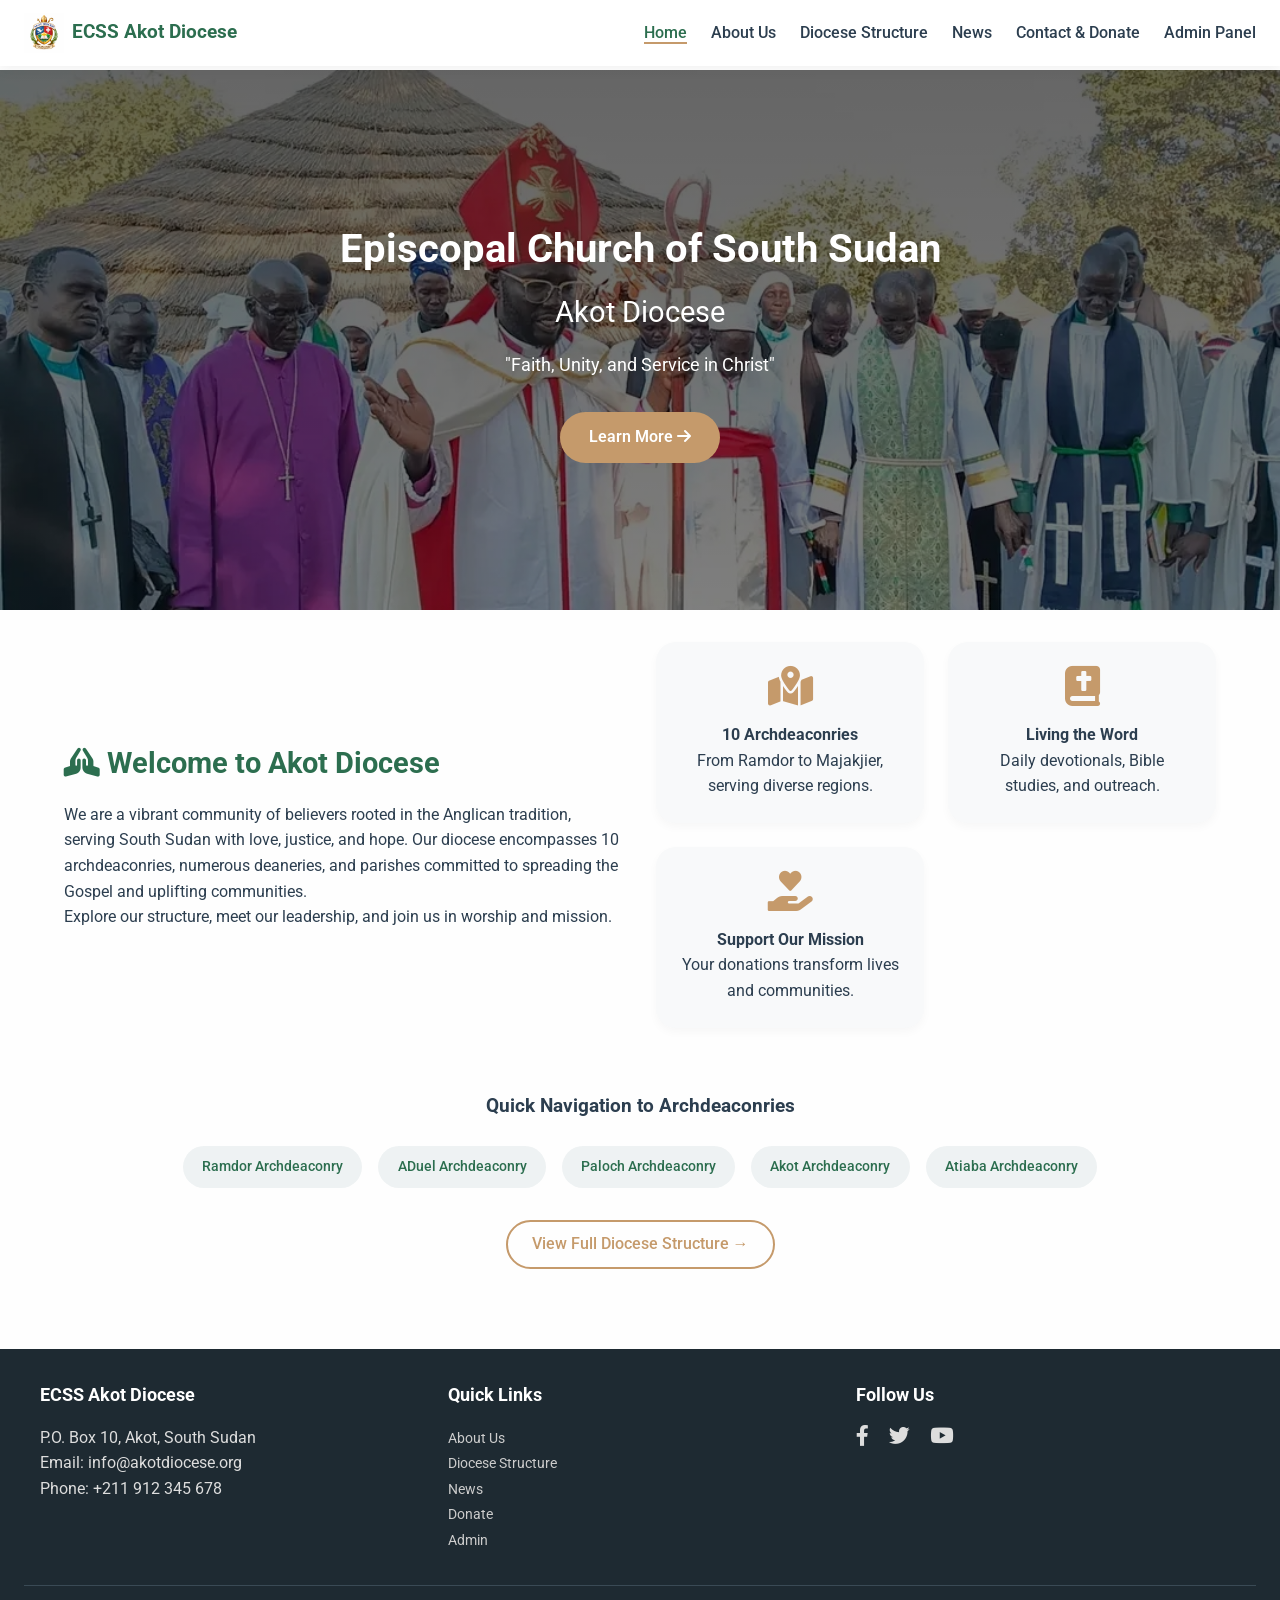
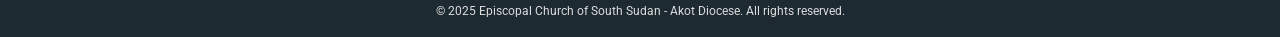
<file: index.html>
<!DOCTYPE html>
<html lang="en">
<head>
  <meta charset="UTF-8">
  <meta name="viewport" content="width=device-width, initial-scale=1.0">
  <title>ECSS Akot Diocese - Home</title>
  <link href="https://fonts.googleapis.com/css2?family=Roboto:wght@300;400;500;700&display=swap" rel="stylesheet">
  <link rel="stylesheet" href="style.css">
  <link rel="stylesheet" href="https://cdnjs.cloudflare.com/ajax/libs/font-awesome/6.0.0-beta3/css/all.min.css">
</head>
<body>
  <header>
    <nav class="navbar">
      <div class="logo">
        <img class="img-logo" src="Akot Diocese logo design.png" alt=""> ECSS Akot Diocese
      </div>
      <ul class="nav-links" id="navLinks">
        <li><a href="index.html" class="active">Home</a></li>
        <li><a href="about.html">About Us</a></li>
        <li><a href="structure.html">Diocese Structure</a></li>
        <li><a href="news.html">News</a></li>
        <li><a href="contact.html">Contact & Donate</a></li>
        <li><a href="admin.html">Admin Panel</a></li>
      </ul>
      <div class="burger" id="burger">
        <i class="fas fa-bars"></i>
      </div>
    </nav>
  </header>

  <main>
    <section class="hero">
      <div class="hero-overlay"></div>
      <div class="hero-content">
        <h1>Episcopal Church of South Sudan</h1>
        <h2>Akot Diocese</h2>
        <p>"Faith, Unity, and Service in Christ"</p>
        <a href="about.html" class="btn-primary">Learn More <i class="fas fa-arrow-right"></i></a>
      </div>
    </section>

    <section class="container welcome-section">
      <div class="welcome-text">
        <h3><i class="fas fa-hands-praying"></i> Welcome to Akot Diocese</h3>
        <p>We are a vibrant community of believers rooted in the Anglican tradition, 
          serving South Sudan with love, justice, and hope. Our diocese encompasses 10 
          archdeaconries, numerous deaneries, and parishes committed to spreading the Gospel and 
          uplifting communities.</p>
        <p>Explore our structure, meet our leadership, and join us in worship and mission.</p>
      </div>
      <div class="highlights-grid">
        <div class="highlight-card">
          <i class="fas fa-map-marked-alt"></i>
          <h4>10 Archdeaconries</h4>
          <p>From Ramdor to Majakjier, serving diverse regions.</p>
        </div>
        <div class="highlight-card">
          <i class="fas fa-bible"></i>
          <h4>Living the Word</h4>
          <p>Daily devotionals, Bible studies, and outreach.</p>
        </div>
        <div class="highlight-card">
          <i class="fas fa-hand-holding-heart"></i>
          <h4>Support Our Mission</h4>
          <p>Your donations transform lives and communities.</p>
        </div>
      </div>
    </section>

    <section class="container quick-nav">
      <h3>Quick Navigation to Archdeaconries</h3>
      <div class="arch-cards">
        <a href="archdeaconry.html?name=Ramdor" class="arch-link">Ramdor Archdeaconry</a>
        <a href="archdeaconry.html?name=ADual" class="arch-link">ADuel Archdeaconry</a>
        <a href="archdeaconry.html?name=Paloch" class="arch-link">Paloch Archdeaconry</a>
        <a href="archdeaconry.html?name=Akot" class="arch-link">Akot Archdeaconry</a>
        <a href="archdeaconry.html?name=Atiaba" class="arch-link">Atiaba Archdeaconry</a>
      </div>
      <div class="view-all">
        <a href="structure.html" class="btn-outline">View Full Diocese Structure →</a>
      </div>
    </section>
  </main>

  <footer>
    <div class="footer-content">
      <div class="footer-col">
        <h4>ECSS Akot Diocese</h4>
        <p>P.O. Box 10, Akot, South Sudan<br>Email: info@akotdiocese.org<br>Phone: +211 912 345 678</p>
      </div>
      <div class="footer-col">
        <h4>Quick Links</h4>
        <ul>
          <li><a href="about.html">About Us</a></li>
          <li><a href="structure.html">Diocese Structure</a></li>
          <li><a href="news.html">News</a></li>
          <li><a href="contact.html">Donate</a></li>
          <li><a href="admin.html">Admin</a></li>
        </ul>
      </div>
      <div class="footer-col">
        <h4>Follow Us</h4>
        <div class="social-icons">
          <i class="fab fa-facebook-f"></i>
          <i class="fab fa-twitter"></i>
          <i class="fab fa-youtube"></i>
        </div>
      </div>
    </div>
    <div class="footer-bottom">
      <p>&copy; 2025 Episcopal Church of South Sudan - Akot Diocese. All rights reserved.</p>
    </div>
  </footer>

  <script src="script.js"></script>
</body>
</html>
</file>
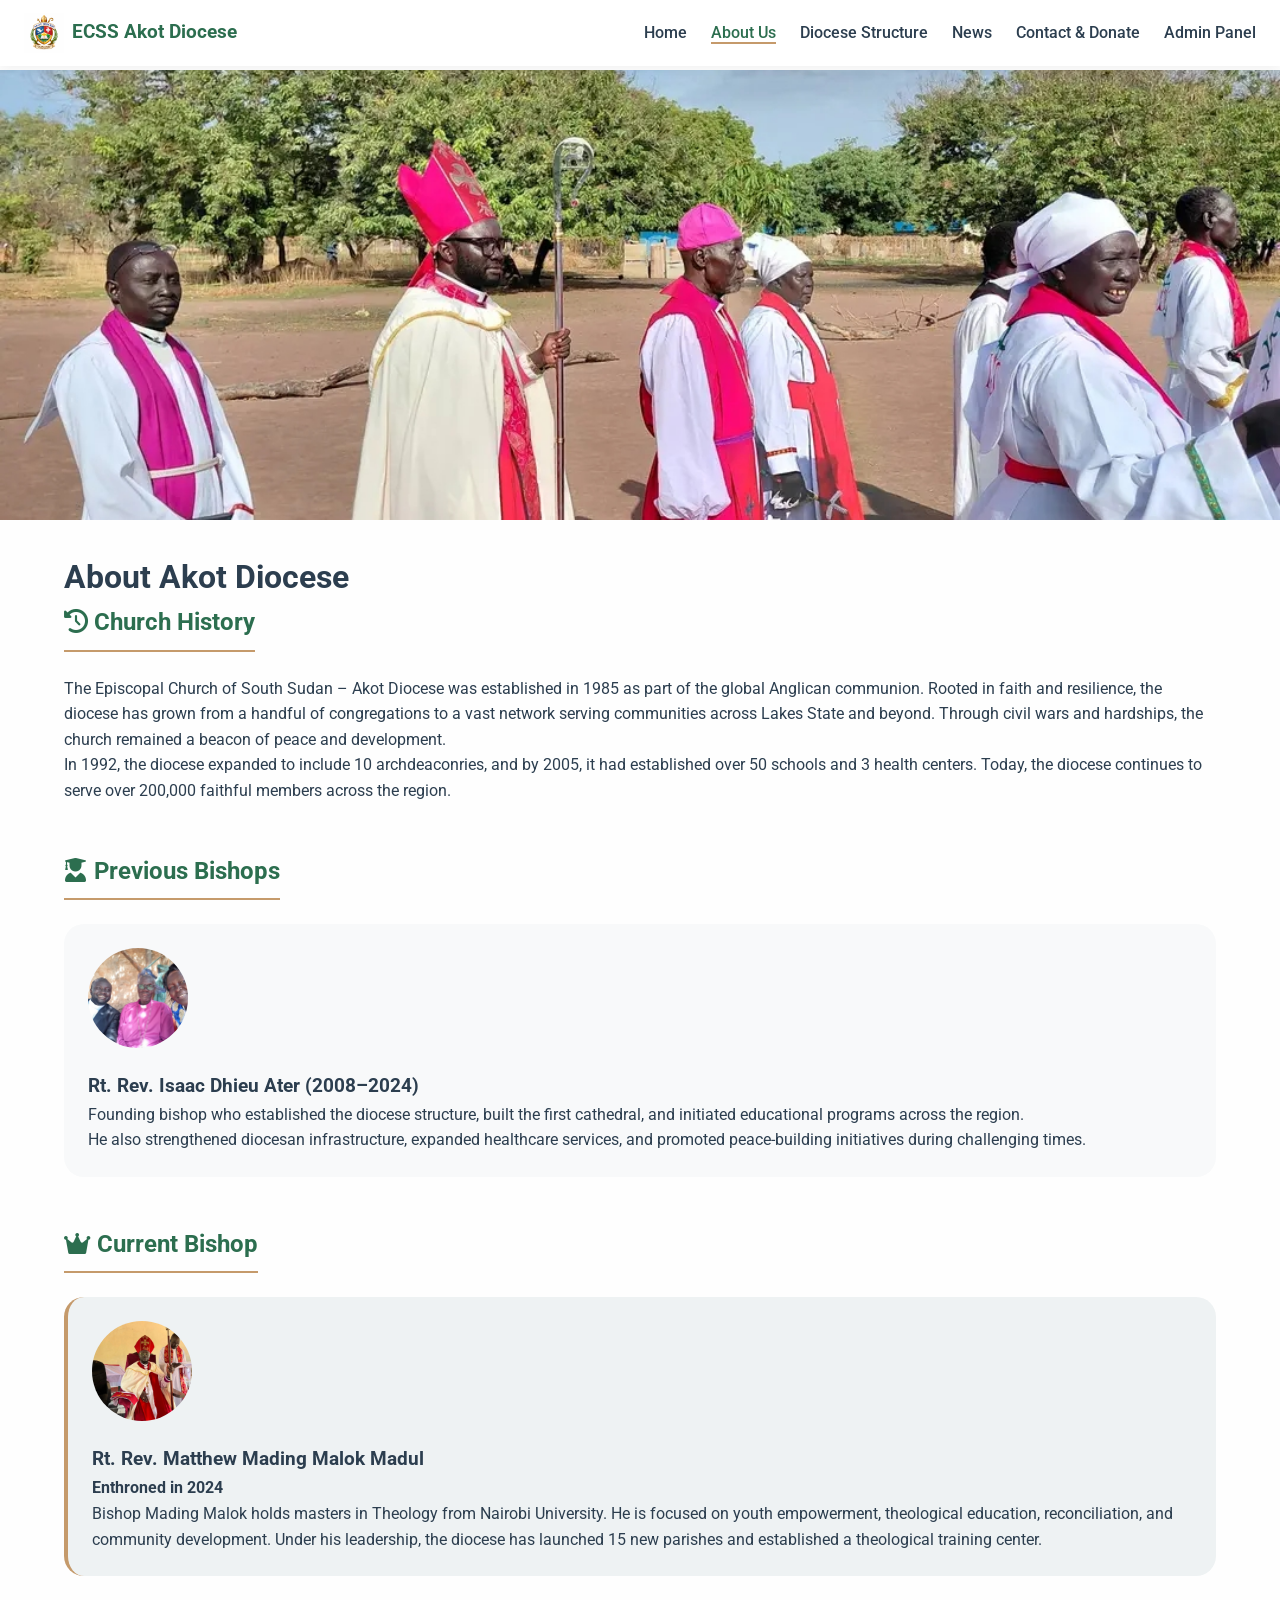
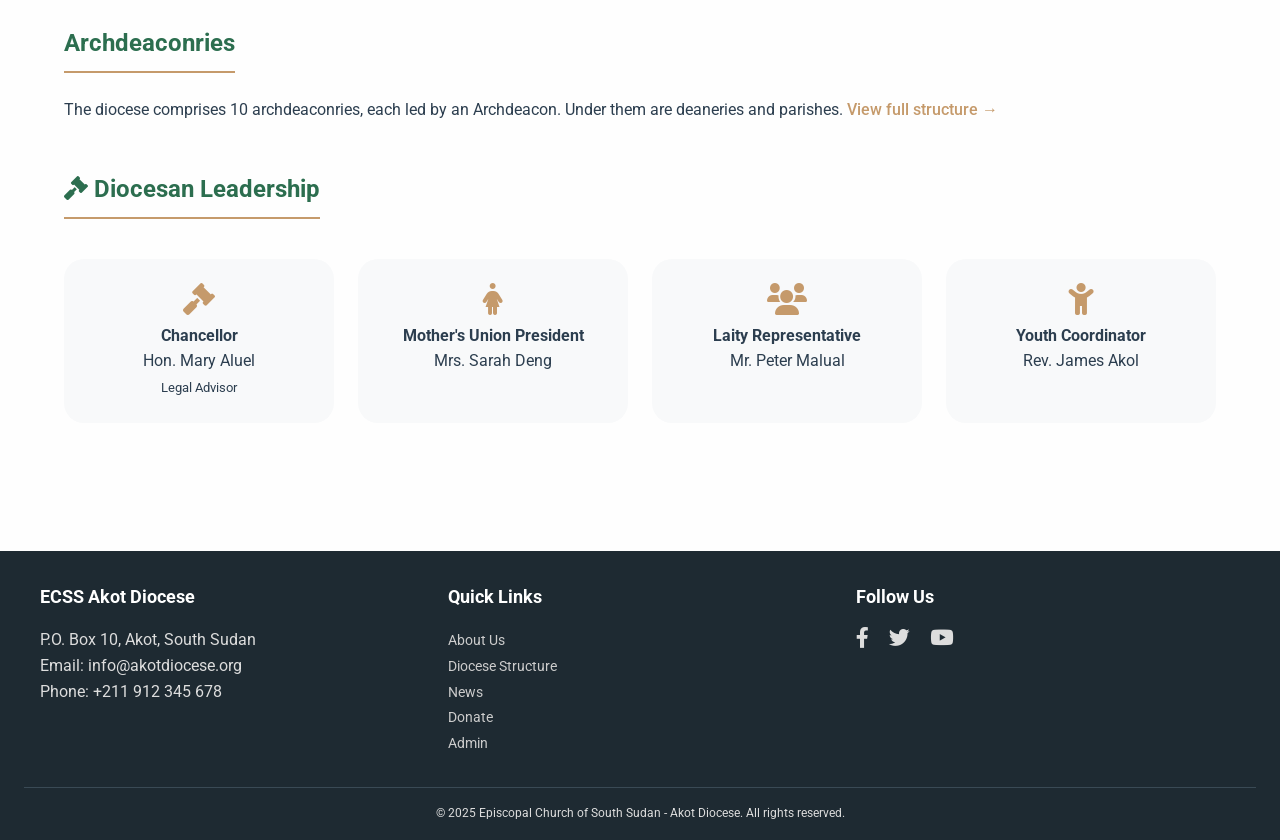
<file: about.html>
<!DOCTYPE html>
<html lang="en">
<head>
  <meta charset="UTF-8">
  <meta name="viewport" content="width=device-width, initial-scale=1.0">
  <title>About Us - ECSS Akot Diocese</title>
  <link href="https://fonts.googleapis.com/css2?family=Roboto:wght@300;400;500;700&display=swap" rel="stylesheet">
  <link rel="stylesheet" href="style.css">
  <link rel="stylesheet" href="https://cdnjs.cloudflare.com/ajax/libs/font-awesome/6.0.0-beta3/css/all.min.css">
</head>
<body>
  <header>
    <nav class="navbar">
      <div class="logo">
        <img class="img-logo" src="Akot Diocese logo design.png" alt=""> ECSS Akot Diocese
      </div>
      <ul class="nav-links" id="navLinks">
        <li><a href="index.html">Home</a></li>
        <li><a href="about.html" class="active">About Us</a></li>
        <li><a href="structure.html">Diocese Structure</a></li>
        <li><a href="news.html">News</a></li>
        <li><a href="contact.html">Contact & Donate</a></li>
        <li><a href="admin.html">Admin Panel</a></li>
      </ul>
      <div class="burger" id="burger"><i class="fas fa-bars"></i></div>
    </nav>
  </header>
  <div class="background-image" style="background-image: url('background-image.jpg');"></div>
  <main class="container">
    <h1>About Akot Diocese</h1>
    
    <section class="about-section">
      <h2><i class="fas fa-history"></i> Church History</h2>
      <p>The Episcopal Church of South Sudan – Akot Diocese was established in 1985 as part of the global Anglican communion. Rooted in faith and resilience, the diocese has grown from a handful of congregations to a vast network serving communities across Lakes State and beyond. Through civil wars and hardships, the church remained a beacon of peace and development.</p>
      <p>In 1992, the diocese expanded to include 10 archdeaconries, and by 2005, it had established over 50 schools and 3 health centers. Today, the diocese continues to serve over 200,000 faithful members across the region.</p>
    </section>
    
    <section class="about-section">
      <h2><i class="fas fa-user-graduate"></i> Previous Bishops</h2>
      <div class="bishop-card">
        <img src="isaac.jpg" alt="Bishop Isaac" class="bishop-img">
        <div class="bishop-info">
          <h3>Rt. Rev. Isaac Dhieu Ater (2008–2024)</h3>
          <p>Founding bishop who established the diocese structure, built the first cathedral, and initiated educational programs across the region.</p>
          <p>He also strengthened diocesan infrastructure, expanded healthcare services, and promoted peace-building initiatives during challenging times.</p>
        </div>
      </div>
    </section>
    
    <section class="about-section">
      <h2><i class="fas fa-crown"></i> Current Bishop</h2>
      <div class="bishop-card current">
        <img src="bishop Mading.jpg" alt="Bishop Matthew" class="bishop-img">
        <div class="bishop-info">
          <h3>Rt. Rev. Matthew Mading Malok Madul</h3>
          <p><strong>Enthroned in 2024</strong></p>
          <p>Bishop Mading Malok holds masters in Theology from Nairobi University. He is focused on youth empowerment, theological education, reconciliation, and community development. Under his leadership, the diocese has launched 15 new parishes and established a theological training center.</p>
        </div>
      </div>
    </section>
    
    <section class="about-section">
      <h2><i class="fas-church"></i> Archdeaconries</h2>
      <p>The diocese comprises 10 archdeaconries, each led by an Archdeacon. Under them are deaneries and parishes. <a href="structure.html" class="link">View full structure →</a></p>
    </section>
    
    <section class="about-section">
      <h2><i class="fas fa-gavel"></i> Diocesan Leadership</h2>
      <div class="leadership-grid">
        <div class="leader-card">
          <i class="fas fa-gavel"></i>
          <h4>Chancellor</h4>
          <p>Hon. Mary Aluel</p>
          <small>Legal Advisor</small>
        </div>
        <div class="leader-card">
          <i class="fas fa-female"></i>
          <h4>Mother's Union President</h4>
          <p>Mrs. Sarah Deng</p>
        </div>
        <div class="leader-card">
          <i class="fas fa-users"></i>
          <h4>Laity Representative</h4>
          <p>Mr. Peter Malual</p>
        </div>
        <div class="leader-card">
          <i class="fas fa-child"></i>
          <h4>Youth Coordinator</h4>
          <p>Rev. James Akol</p>
        </div>
      </div>
    </section>
  </main>
  
  <footer>
    <div class="footer-content">
      <div class="footer-col">
        <h4>ECSS Akot Diocese</h4>
        <p>P.O. Box 10, Akot, South Sudan<br>Email: info@akotdiocese.org<br>Phone: +211 912 345 678</p>
      </div>
      <div class="footer-col">
        <h4>Quick Links</h4>
        <ul>
          <li><a href="about.html">About Us</a></li>
          <li><a href="structure.html">Diocese Structure</a></li>
          <li><a href="news.html">News</a></li>
          <li><a href="contact.html">Donate</a></li>
          <li><a href="admin.html">Admin</a></li>
        </ul>
      </div>
      <div class="footer-col">
        <h4>Follow Us</h4>
        <div class="social-icons">
          <i class="fab fa-facebook-f"></i>
          <i class="fab fa-twitter"></i>
          <i class="fab fa-youtube"></i>
        </div>
      </div>
    </div>
    <div class="footer-bottom">
      <p>&copy; 2025 Episcopal Church of South Sudan - Akot Diocese. All rights reserved.</p>
    </div>
  </footer>
  
  <script src="script.js"></script>
</body>
</html>
</file>
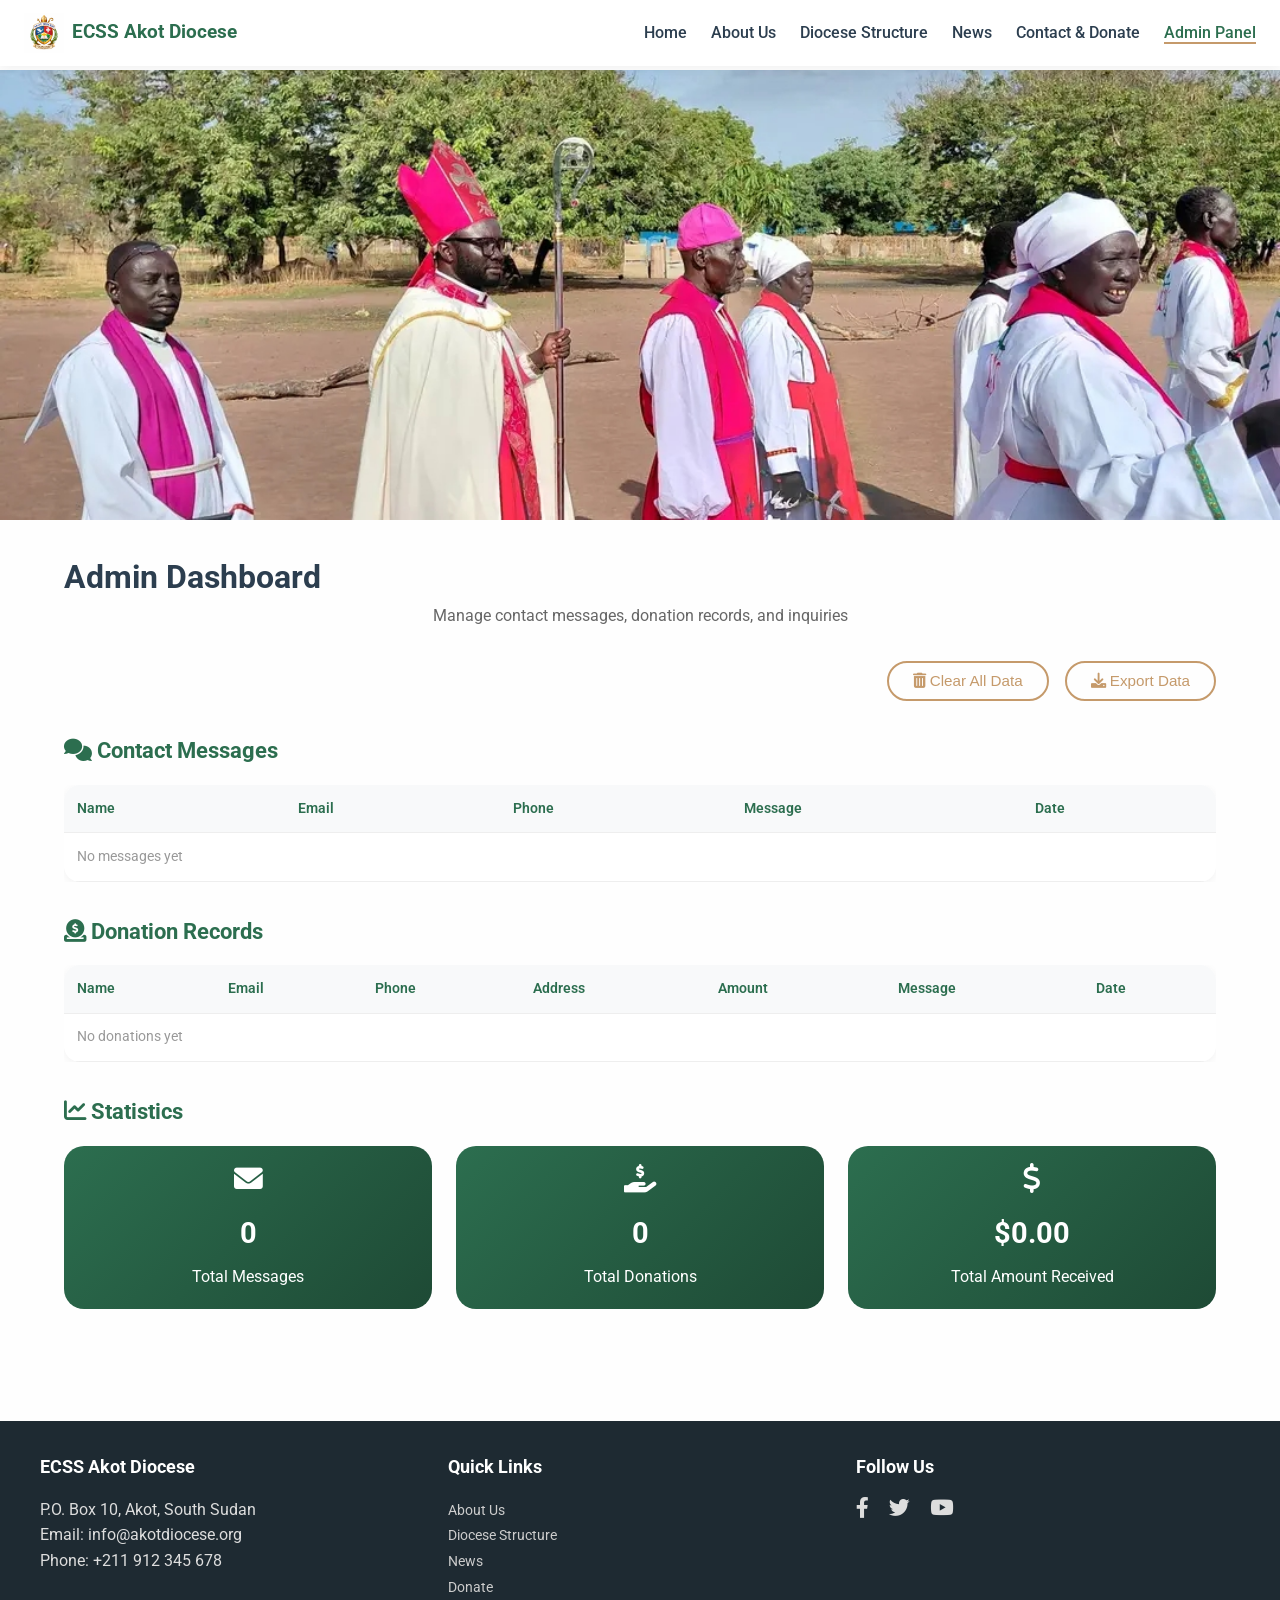
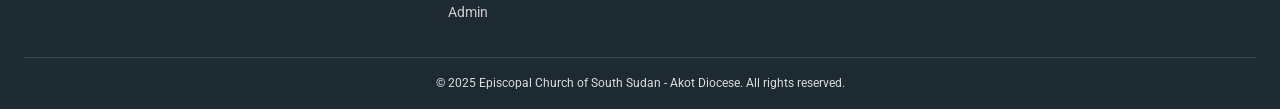
<file: admin.html>
<!DOCTYPE html>
<html lang="en">
<head>
  <meta charset="UTF-8">
  <meta name="viewport" content="width=device-width, initial-scale=1.0">
  <title>Admin Dashboard - ECSS Akot Diocese</title>
  <link href="https://fonts.googleapis.com/css2?family=Roboto:wght@300;400;500;700&display=swap" rel="stylesheet">
  <link rel="stylesheet" href="style.css">
  <link rel="stylesheet" href="https://cdnjs.cloudflare.com/ajax/libs/font-awesome/6.0.0-beta3/css/all.min.css">
</head>
<body>
  <header>
    <nav class="navbar">
      <div class="logo">
        <img class="img-logo" src="Akot Diocese logo design.png" alt=""> ECSS Akot Diocese
      </div>
      <ul class="nav-links" id="navLinks">
        <li><a href="index.html">Home</a></li>
        <li><a href="about.html">About Us</a></li>
        <li><a href="structure.html">Diocese Structure</a></li>
        <li><a href="news.html">News</a></li>
        <li><a href="contact.html">Contact & Donate</a></li>
        <li><a href="admin.html" class="active">Admin Panel</a></li>
      </ul>
      <div class="burger" id="burger"><i class="fas fa-bars"></i></div>
    </nav>
  </header>
  <div class="background-image" style="background-image: url('background-image.jpg');"></div>
  <main class="container">
    <h1>Admin Dashboard</h1>
    <p class="subtitle">Manage contact messages, donation records, and inquiries</p>
    
    <div class="admin-actions">
      <button id="clearDataBtn" class="btn-outline"><i class="fas fa-trash-alt"></i> Clear All Data</button>
      <button id="exportDataBtn" class="btn-outline"><i class="fas fa-download"></i> Export Data</button>
    </div>
    
    <div class="admin-section">
      <h2><i class="fas fa-comments"></i> Contact Messages</h2>
      <div class="table-container">
        <table class="admin-table" id="contactsTable">
          <thead>
            <tr>
              <th>Name</th>
              <th>Email</th>
              <th>Phone</th>
              <th>Message</th>
              <th>Date</th>
            </tr>
          </thead>
          <tbody id="contactsBody">
            <tr><td colspan="5" class="no-data">No messages yet</td></tr>
          </tbody>
        </table>
      </div>
    </div>
    
    <div class="admin-section">
      <h2><i class="fas fa-donate"></i> Donation Records</h2>
      <div class="table-container">
        <table class="admin-table" id="donationsTable">
          <thead>
            <tr>
              <th>Name</th>
              <th>Email</th>
              <th>Phone</th>
              <th>Address</th>
              <th>Amount</th>
              <th>Message</th>
              <th>Date</th>
            </tr>
          </thead>
          <tbody id="donationsBody">
            <tr><td colspan="7" class="no-data">No donations yet</td></tr>
          </tbody>
        </table>
      </div>
    </div>
    
    <div class="admin-section">
      <h2><i class="fas fa-chart-line"></i> Statistics</h2>
      <div class="stats-grid" id="statsGrid">
        <div class="stat-card">
          <i class="fas fa-envelope"></i>
          <h3 id="totalContacts">0</h3>
          <p>Total Messages</p>
        </div>
        <div class="stat-card">
          <i class="fas fa-hand-holding-usd"></i>
          <h3 id="totalDonations">0</h3>
          <p>Total Donations</p>
        </div>
        <div class="stat-card">
          <i class="fas fa-dollar-sign"></i>
          <h3 id="totalAmount">$0</h3>
          <p>Total Amount Received</p>
        </div>
      </div>
    </div>
  </main>
  
  <footer>
    <div class="footer-content">
      <div class="footer-col">
        <h4>ECSS Akot Diocese</h4>
        <p>P.O. Box 10, Akot, South Sudan<br>Email: info@akotdiocese.org<br>Phone: +211 912 345 678</p>
      </div>
      <div class="footer-col">
        <h4>Quick Links</h4>
        <ul>
          <li><a href="about.html">About Us</a></li>
          <li><a href="structure.html">Diocese Structure</a></li>
          <li><a href="news.html">News</a></li>
          <li><a href="contact.html">Donate</a></li>
          <li><a href="admin.html">Admin</a></li>
        </ul>
      </div>
      <div class="footer-col">
        <h4>Follow Us</h4>
        <div class="social-icons">
          <i class="fab fa-facebook-f"></i>
          <i class="fab fa-twitter"></i>
          <i class="fab fa-youtube"></i>
        </div>
      </div>
    </div>
    <div class="footer-bottom">
      <p>&copy; 2025 Episcopal Church of South Sudan - Akot Diocese. All rights reserved.</p>
    </div>
  </footer>
  
  <script src="script.js"></script>
</body>
</html>
</file>
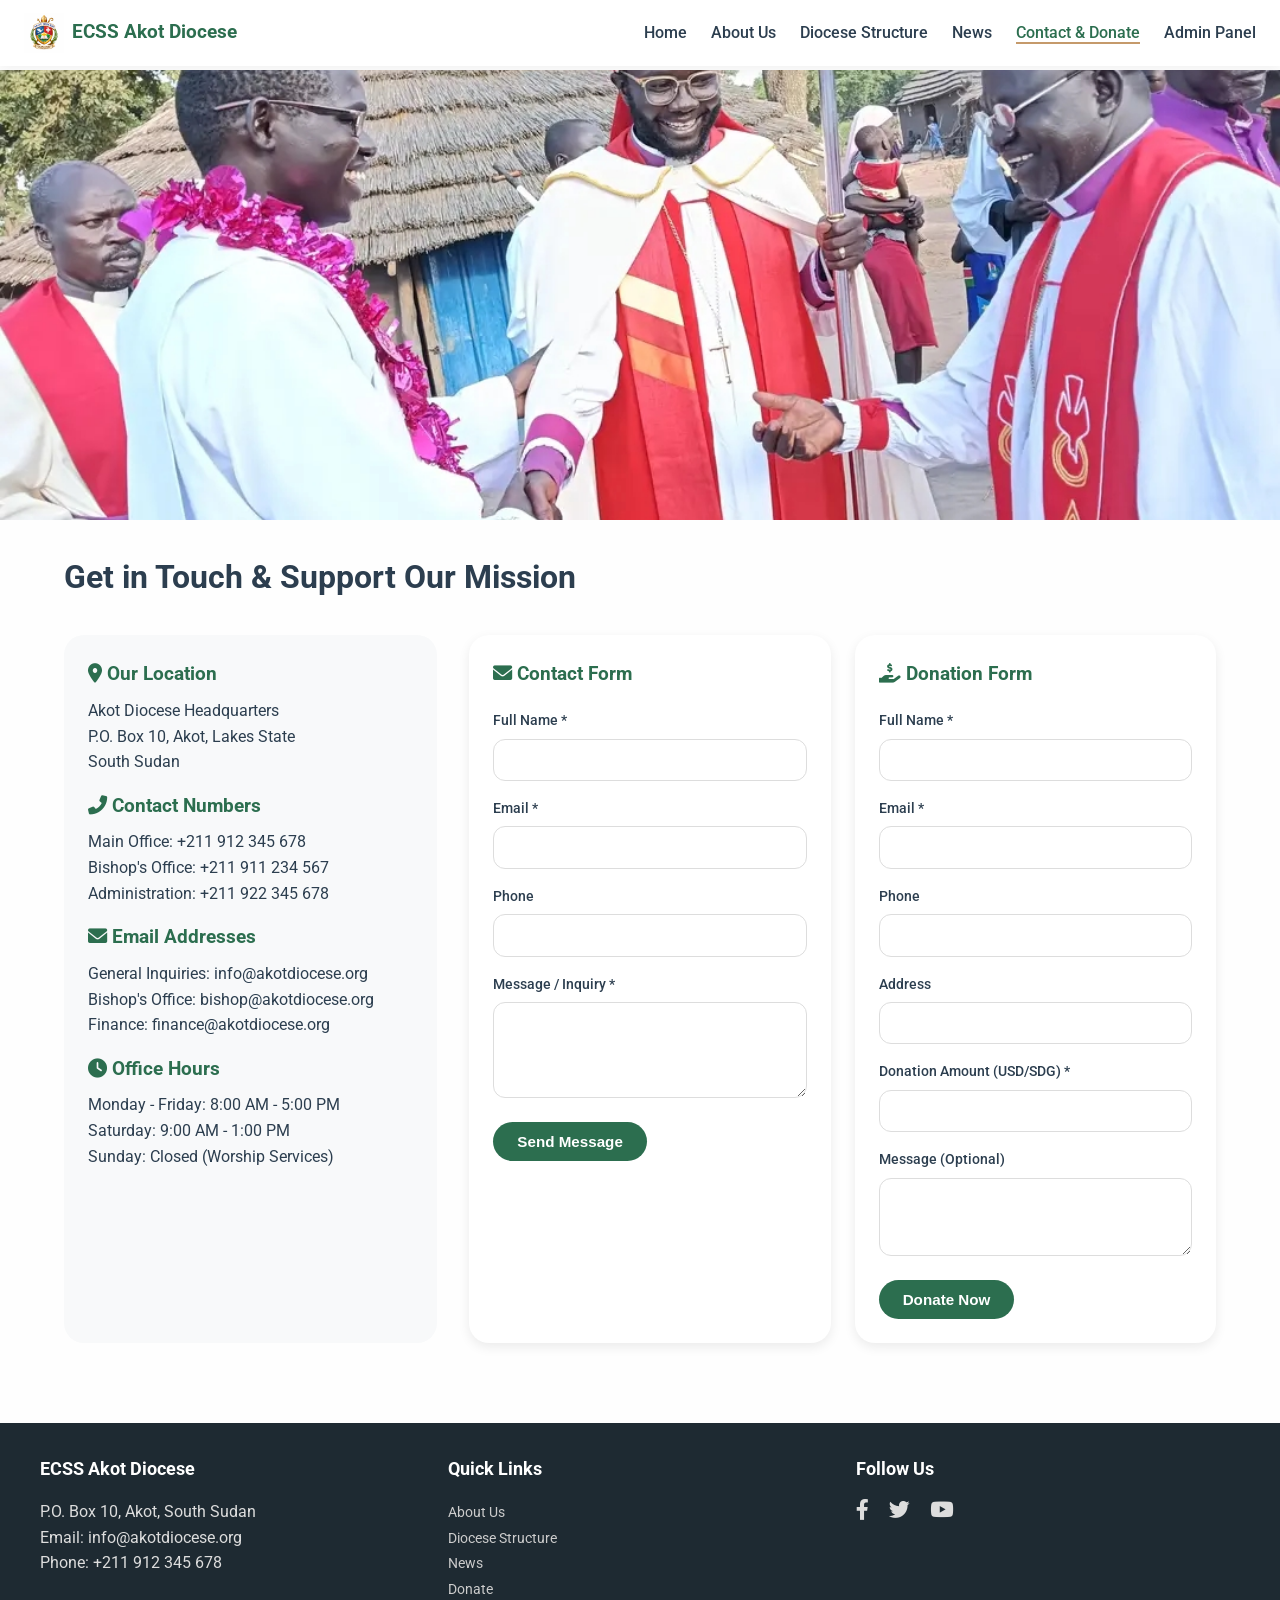
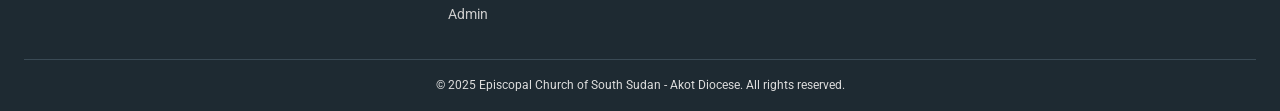
<file: contact.html>
<!DOCTYPE html>
<html lang="en">
<head>
  <meta charset="UTF-8">
  <meta name="viewport" content="width=device-width, initial-scale=1.0">
  <title>Contact & Donate - Akot Diocese</title>
  <link href="https://fonts.googleapis.com/css2?family=Roboto:wght@300;400;500;700&display=swap" rel="stylesheet">
  <link rel="stylesheet" href="style.css">
  <link rel="stylesheet" href="https://cdnjs.cloudflare.com/ajax/libs/font-awesome/6.0.0-beta3/css/all.min.css">
</head>
<body>
  <header>
    <nav class="navbar">
      <div class="logo">
        <img class="img-logo" src="Akot Diocese logo design.png" alt=""> ECSS Akot Diocese
      </div>
      <ul class="nav-links" id="navLinks">
        <li><a href="index.html">Home</a></li>
        <li><a href="about.html">About Us</a></li>
        <li><a href="structure.html">Diocese Structure</a></li>
        <li><a href="news.html">News</a></li>
        <li><a href="contact.html" class="active">Contact & Donate</a></li>
        <li><a href="admin.html">Admin Panel</a></li>
      </ul>
      <div class="burger" id="burger"><i class="fas fa-bars"></i></div>
    </nav>
  </header>
  <div class="background-image" style="background-image: url('profile.jpg');"></div>
  <main class="container">
    <h1>Get in Touch & Support Our Mission</h1>
    
    <div class="contact-grid">
      <div class="contact-info">
        <h3><i class="fas fa-map-marker-alt"></i> Our Location</h3>
        <p>Akot Diocese Headquarters<br>P.O. Box 10, Akot, Lakes State<br>South Sudan</p>
        
        <h3><i class="fas fa-phone-alt"></i> Contact Numbers</h3>
        <p>Main Office: +211 912 345 678<br>Bishop's Office: +211 911 234 567<br>Administration: +211 922 345 678</p>
        
        <h3><i class="fas fa-envelope"></i> Email Addresses</h3>
        <p>General Inquiries: info@akotdiocese.org<br>Bishop's Office: bishop@akotdiocese.org<br>Finance: finance@akotdiocese.org</p>
        
        <h3><i class="fas fa-clock"></i> Office Hours</h3>
        <p>Monday - Friday: 8:00 AM - 5:00 PM<br>Saturday: 9:00 AM - 1:00 PM<br>Sunday: Closed (Worship Services)</p>
      </div>
      
      <div class="forms-container">
        <div class="form-card">
          <h3><i class="fas fa-envelope"></i> Contact Form</h3>
          <form id="contactForm">
            <div class="form-group">
              <label>Full Name *</label>
              <input type="text" id="contactName" required>
            </div>
            <div class="form-group">
              <label>Email *</label>
              <input type="email" id="contactEmail" required>
            </div>
            <div class="form-group">
              <label>Phone</label>
              <input type="tel" id="contactPhone">
            </div>
            <div class="form-group">
              <label>Message / Inquiry *</label>
              <textarea rows="4" id="contactMsg" required></textarea>
            </div>
            <button type="submit">Send Message</button>
          </form>
        </div>
        
        <div class="form-card">
          <h3><i class="fas fa-hand-holding-usd"></i> Donation Form</h3>
          <form id="donationForm">
            <div class="form-group">
              <label>Full Name *</label>
              <input type="text" id="donName" required>
            </div>
            <div class="form-group">
              <label>Email *</label>
              <input type="email" id="donEmail" required>
            </div>
            <div class="form-group">
              <label>Phone</label>
              <input type="tel" id="donPhone">
            </div>
            <div class="form-group">
              <label>Address</label>
              <input type="text" id="donAddress">
            </div>
            <div class="form-group">
              <label>Donation Amount (USD/SDG) *</label>
              <input type="number" id="donAmount" required step="0.01">
            </div>
            <div class="form-group">
              <label>Message (Optional)</label>
              <textarea rows="3" id="donMsg"></textarea>
            </div>
            <button type="submit">Donate Now</button>
          </form>
        </div>
      </div>
    </div>
  </main>
  
  <footer>
    <div class="footer-content">
      <div class="footer-col">
        <h4>ECSS Akot Diocese</h4>
        <p>P.O. Box 10, Akot, South Sudan<br>Email: info@akotdiocese.org<br>Phone: +211 912 345 678</p>
      </div>
      <div class="footer-col">
        <h4>Quick Links</h4>
        <ul>
          <li><a href="about.html">About Us</a></li>
          <li><a href="structure.html">Diocese Structure</a></li>
          <li><a href="news.html">News</a></li>
          <li><a href="contact.html">Donate</a></li>
          <li><a href="admin.html">Admin</a></li>
        </ul>
      </div>
      <div class="footer-col">
        <h4>Follow Us</h4>
        <div class="social-icons">
          <i class="fab fa-facebook-f"></i>
          <i class="fab fa-twitter"></i>
          <i class="fab fa-youtube"></i>
        </div>
      </div>
    </div>
    <div class="footer-bottom">
      <p>&copy; 2025 Episcopal Church of South Sudan - Akot Diocese. All rights reserved.</p>
    </div>
  </footer>
  
  <script src="script.js"></script>
</body>
</html>
</file>
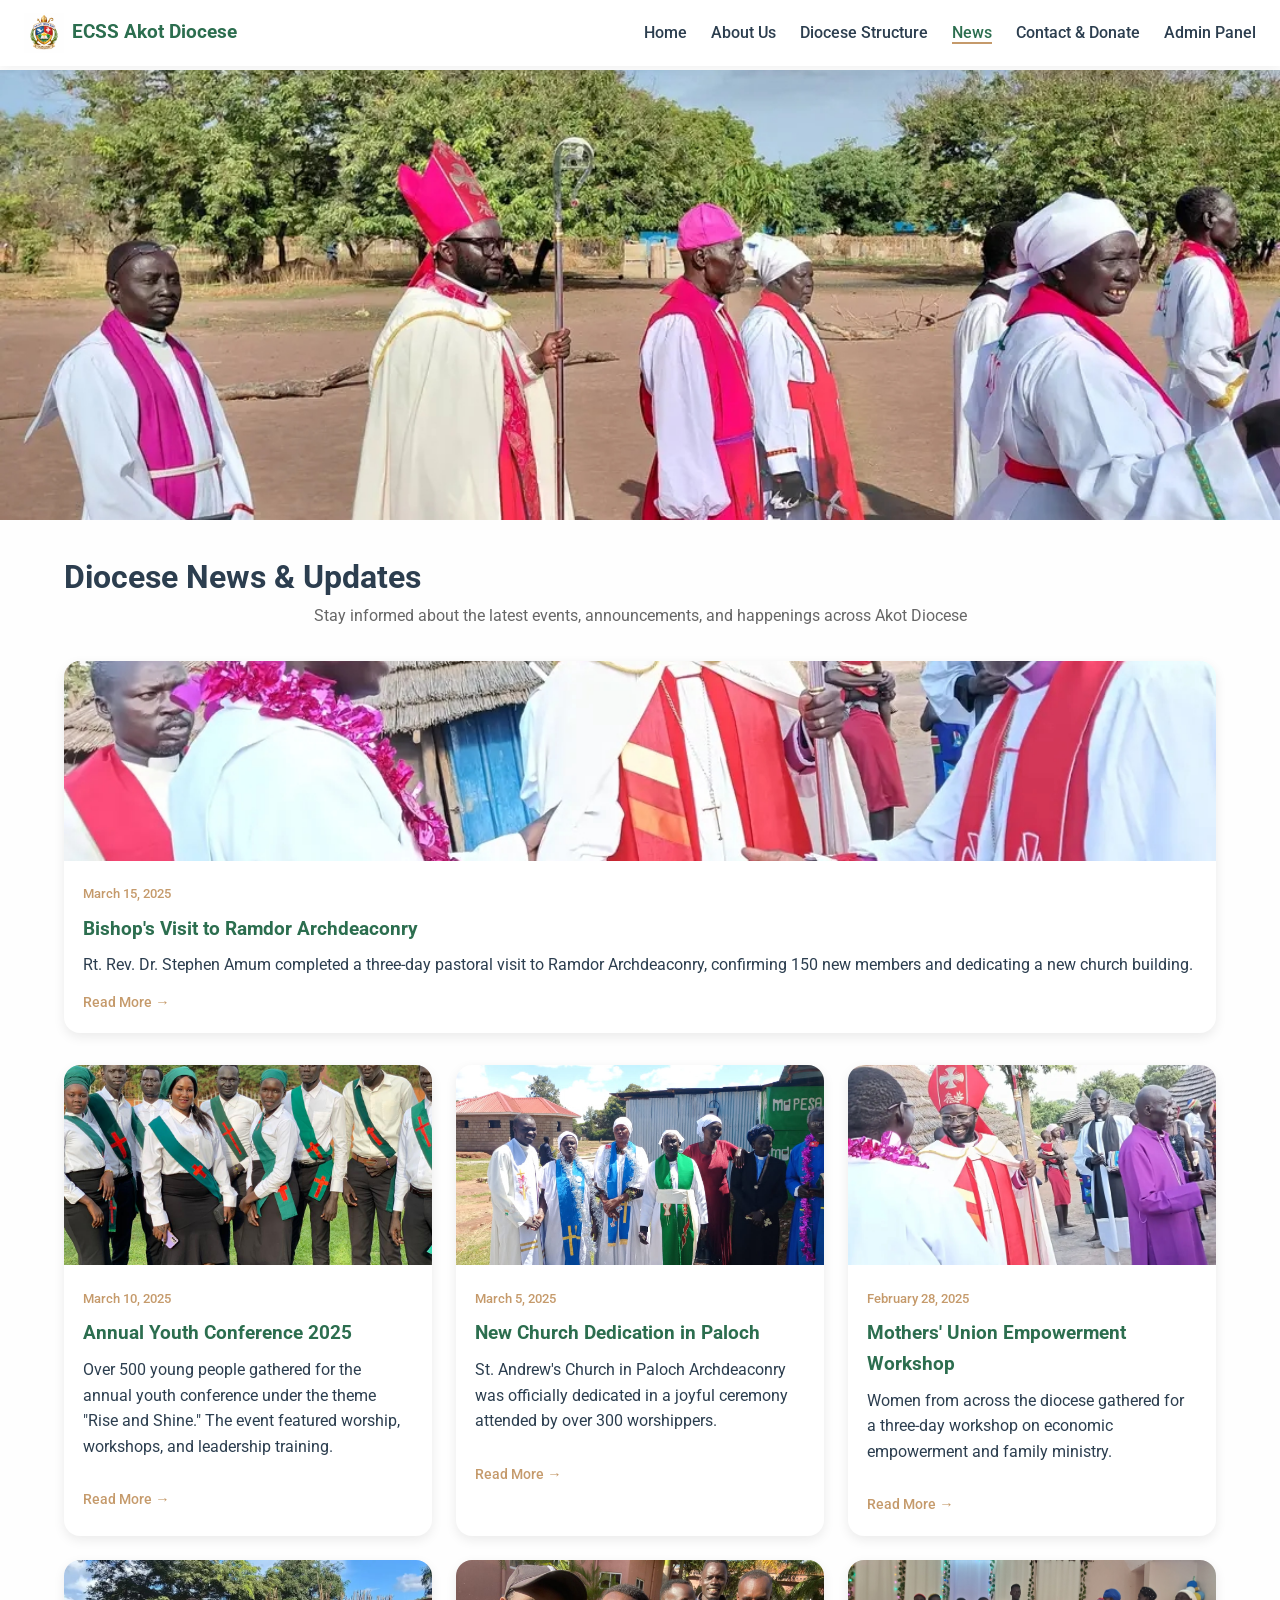
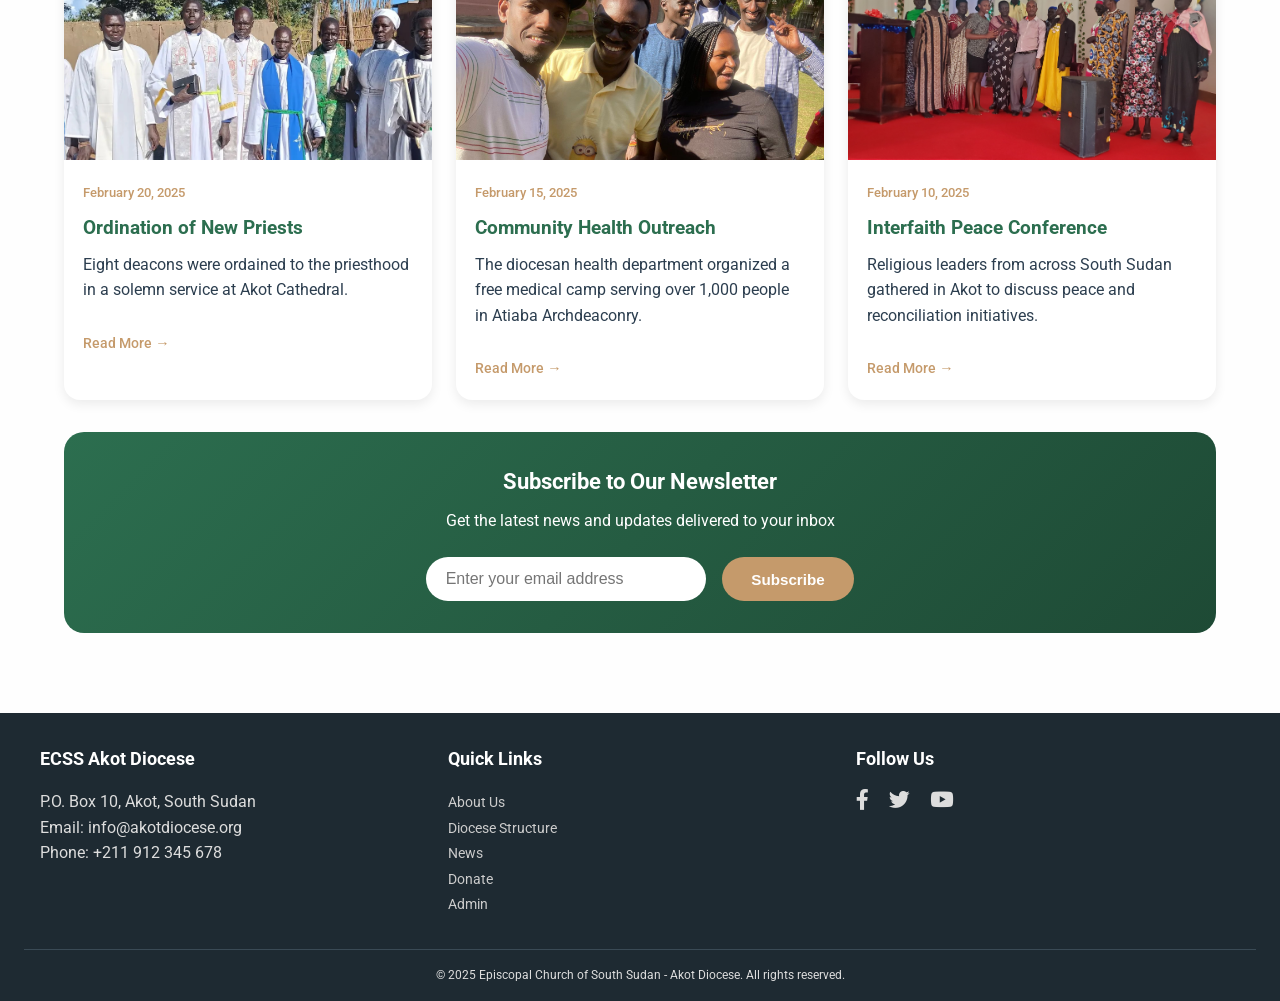
<file: news.html>
<!DOCTYPE html>
<html lang="en">
<head>
  <meta charset="UTF-8">
  <meta name="viewport" content="width=device-width, initial-scale=1.0">
  <title>News - ECSS Akot Diocese</title>
  <link href="https://fonts.googleapis.com/css2?family=Roboto:wght@300;400;500;700&display=swap" rel="stylesheet">
  <link rel="stylesheet" href="style.css">
  <link rel="stylesheet" href="https://cdnjs.cloudflare.com/ajax/libs/font-awesome/6.0.0-beta3/css/all.min.css">
</head>
<body>
  <header>
    <nav class="navbar">
      <div class="logo">
        <img class="img-logo" src="Akot Diocese logo design.png" alt=""> ECSS Akot Diocese
      </div>
      <ul class="nav-links" id="navLinks">
        <li><a href="index.html">Home</a></li>
        <li><a href="about.html">About Us</a></li>
        <li><a href="structure.html">Diocese Structure</a></li>
        <li><a href="news.html" class="active">News</a></li>
        <li><a href="contact.html">Contact & Donate</a></li>
        <li><a href="admin.html">Admin Panel</a></li>
      </ul>
      <div class="burger" id="burger"><i class="fas fa-bars"></i></div>
    </nav>
  </header>
  <div class="background-image" style="background-image: url('background-image.jpg');"></div>
  <main class="container">
    <h1>Diocese News & Updates</h1>
    <p class="subtitle">Stay informed about the latest events, announcements, and happenings across Akot Diocese</p>
    
    <!-- Featured News with Hover Effect -->
    <div class="featured-news">
      <div class="news-carousel" id="newsCarousel">
        <div class="news-card featured">
          <img src="profile.jpg" alt="Bishop's Visit">
          <div class="news-content">
            <span class="news-date">March 15, 2025</span>
            <h3>Bishop's Visit to Ramdor Archdeaconry</h3>
            <p>Rt. Rev. Dr. Stephen Amum completed a three-day pastoral visit to Ramdor Archdeaconry, confirming 150 new members and dedicating a new church building.</p>
            <a href="#" class="read-more">Read More →</a>
          </div>
        </div>
      </div>
    </div>
    
    <div class="news-grid">
      <div class="news-card hover-news" data-news-index="0">
        <img src="JWL.jpg" alt="Youth Conference">
        <div class="news-content">
          <span class="news-date">March 10, 2025</span>
          <h3>Annual Youth Conference 2025</h3>
          <p>Over 500 young people gathered for the annual youth conference under the theme "Rise and Shine." The event featured worship, workshops, and leadership training.</p>
          <div class="news-hover-preview">Speakers included international guests from Kenya and Uganda. Highlights: music ministry, sports competition, and community outreach.</div>
          <a href="#" class="read-more">Read More →</a>
        </div>
      </div>
      
      <div class="news-card hover-news" data-news-index="1">
        <img src="photo.jpg" alt="New Church Dedication">
        <div class="news-content">
          <span class="news-date">March 5, 2025</span>
          <h3>New Church Dedication in Paloch</h3>
          <p>St. Andrew's Church in Paloch Archdeaconry was officially dedicated in a joyful ceremony attended by over 300 worshippers.</p>
          <div class="news-hover-preview">The new facility includes a sanctuary, Sunday school rooms, and a community hall. Construction was completed with support from the diocese and local contributions.</div>
          <a href="#" class="read-more">Read More →</a>
        </div>
      </div>
      
      <div class="news-card hover-news" data-news-index="2">
        <img src="Ordination.jpg" alt="Mothers Union">
        <div class="news-content">
          <span class="news-date">February 28, 2025</span>
          <h3>Mothers' Union Empowerment Workshop</h3>
          <p>Women from across the diocese gathered for a three-day workshop on economic empowerment and family ministry.</p>
          <div class="news-hover-preview">Topics included small business management, health awareness, and biblical teachings on family. 150 women received certificates of participation.</div>
          <a href="#" class="read-more">Read More →</a>
        </div>
      </div>
      
      <div class="news-card hover-news" data-news-index="3">
        <img src="Pastors.jpg" alt="Ordination Service">
        <div class="news-content">
          <span class="news-date">February 20, 2025</span>
          <h3>Ordination of New Priests</h3>
          <p>Eight deacons were ordained to the priesthood in a solemn service at Akot Cathedral.</p>
          <div class="news-hover-preview">The new priests will serve in various archdeaconries across the diocese. Prayers for their ministry continue throughout the diocese.</div>
          <a href="#" class="read-more">Read More →</a>
        </div>
      </div>
      
      <div class="news-card hover-news" data-news-index="4">
        <img src="outreach.jpg" alt="Health Campaign">
        <div class="news-content">
          <span class="news-date">February 15, 2025</span>
          <h3>Community Health Outreach</h3>
          <p>The diocesan health department organized a free medical camp serving over 1,000 people in Atiaba Archdeaconry.</p>
          <div class="news-hover-preview">Services included malaria testing, maternal health checks, and distribution of mosquito nets. Partnership with local health authorities made the event possible.</div>
          <a href="#" class="read-more">Read More →</a>
        </div>
      </div>
      
      <div class="news-card hover-news" data-news-index="5">
        <img src="conference.jpg" alt="Peace Conference">
        <div class="news-content">
          <span class="news-date">February 10, 2025</span>
          <h3>Interfaith Peace Conference</h3>
          <p>Religious leaders from across South Sudan gathered in Akot to discuss peace and reconciliation initiatives.</p>
          <div class="news-hover-preview">The conference resulted in a joint declaration promoting unity and peaceful coexistence among communities.</div>
          <a href="#" class="read-more">Read More →</a>
        </div>
      </div>
    </div>
    
    <div class="newsletter-signup">
      <h3>Subscribe to Our Newsletter</h3>
      <p>Get the latest news and updates delivered to your inbox</p>
      <form id="newsletterForm">
        <input type="email" placeholder="Enter your email address" required>
        <button type="submit">Subscribe</button>
      </form>
    </div>
  </main>
  
  <footer>
    <div class="footer-content">
      <div class="footer-col">
        <h4>ECSS Akot Diocese</h4>
        <p>P.O. Box 10, Akot, South Sudan<br>Email: info@akotdiocese.org<br>Phone: +211 912 345 678</p>
      </div>
      <div class="footer-col">
        <h4>Quick Links</h4>
        <ul>
          <li><a href="about.html">About Us</a></li>
          <li><a href="structure.html">Diocese Structure</a></li>
          <li><a href="news.html">News</a></li>
          <li><a href="contact.html">Donate</a></li>
          <li><a href="admin.html">Admin</a></li>
        </ul>
      </div>
      <div class="footer-col">
        <h4>Follow Us</h4>
        <div class="social-icons">
          <i class="fab fa-facebook-f"></i>
          <i class="fab fa-twitter"></i>
          <i class="fab fa-youtube"></i>
        </div>
      </div>
    </div>
    <div class="footer-bottom">
      <p>&copy; 2025 Episcopal Church of South Sudan - Akot Diocese. All rights reserved.</p>
    </div>
  </footer>
  
  <script src="script.js"></script>
</body>
</html>
</file>
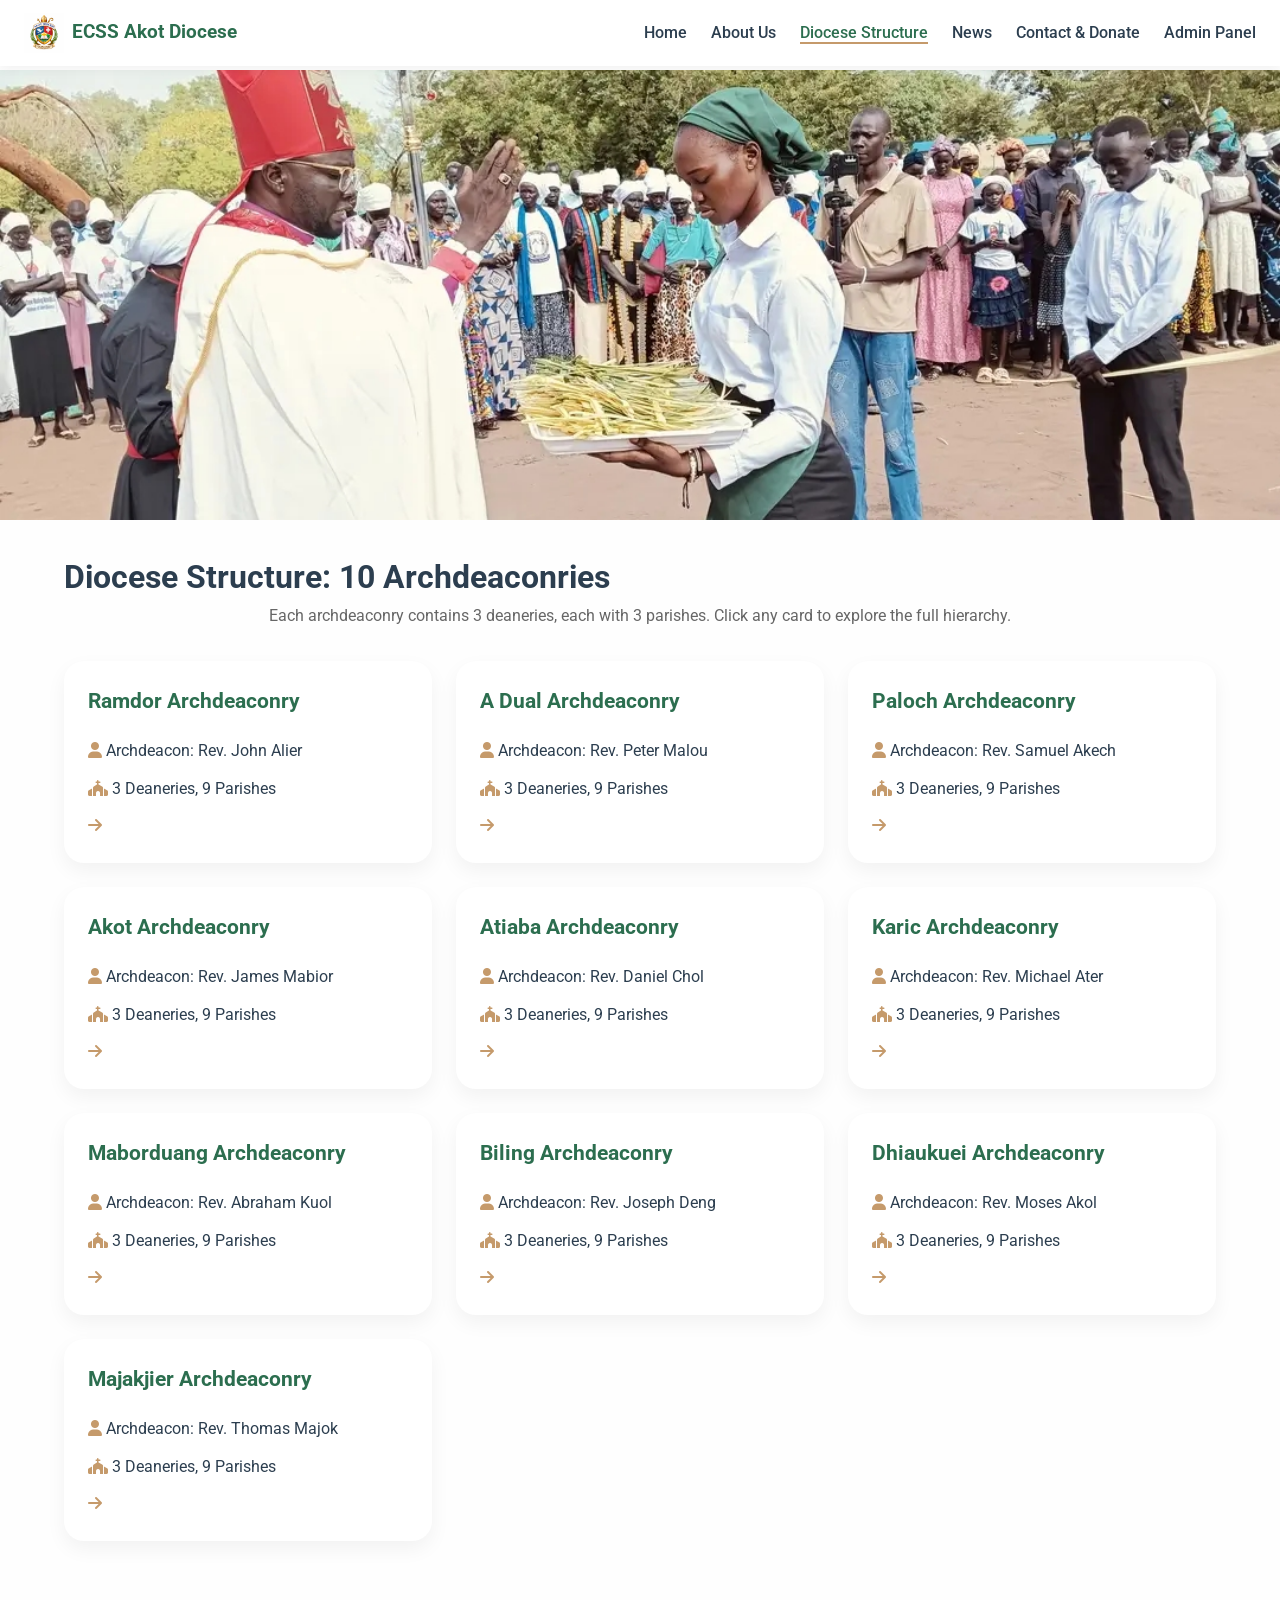
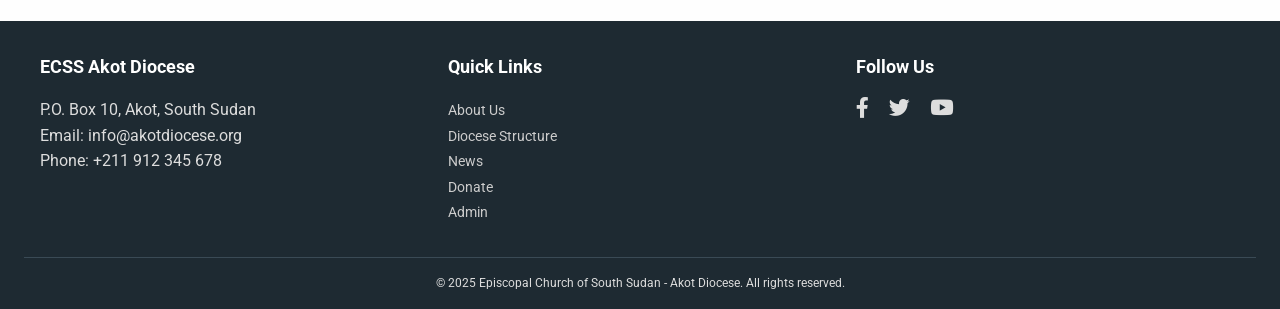
<file: structure.html>
<!DOCTYPE html>
<html lang="en">
<head>
  <meta charset="UTF-8">
  <meta name="viewport" content="width=device-width, initial-scale=1.0">
  <title>Diocese Structure - Akot Diocese</title>
  <link href="https://fonts.googleapis.com/css2?family=Roboto:wght@300;400;500;700&display=swap" rel="stylesheet">
  <link rel="stylesheet" href="style.css">
  <link rel="stylesheet" href="https://cdnjs.cloudflare.com/ajax/libs/font-awesome/6.0.0-beta3/css/all.min.css">
</head>
<body>
  <header>
    <nav class="navbar">
      <div class="logo">
        <img class="img-logo" src="Akot Diocese logo design.png" alt=""> ECSS Akot Diocese
      </div>
      <ul class="nav-links" id="navLinks">
        <li><a href="index.html">Home</a></li>
        <li><a href="about.html">About Us</a></li>
        <li><a href="structure.html" class="active">Diocese Structure</a></li>
        <li><a href="news.html">News</a></li>
        <li><a href="contact.html">Contact & Donate</a></li>
        <li><a href="admin.html">Admin Panel</a></li>
      </ul>
      <div class="burger" id="burger"><i class="fas fa-bars"></i></div>
    </nav>
  </header>
  <div class="background-image" style="background-image: url('psalm.jpg');"></div>
  <main class="container">
    <h1>Diocese Structure: 10 Archdeaconries</h1>
    <p class="subtitle">Each archdeaconry contains 3 deaneries, each with 3 parishes. Click any card to explore the full hierarchy.</p>
    
    <div class="structure-grid">
      <a href="archdeaconry.html?name=Ramdor" class="card">
        <h4>Ramdor Archdeaconry</h4>
        <p><i class="fas fa-user"></i> Archdeacon: Rev. John Alier</p>
        <p><i class="fas fa-church"></i> 3 Deaneries, 9 Parishes</p>
        <i class="fas fa-arrow-right"></i>
      </a>
      <a href="archdeaconry.html?name=ADual" class="card">
        <h4>A Dual Archdeaconry</h4>
        <p><i class="fas fa-user"></i> Archdeacon: Rev. Peter Malou</p>
        <p><i class="fas fa-church"></i> 3 Deaneries, 9 Parishes</p>
        <i class="fas fa-arrow-right"></i>
      </a>
      <a href="archdeaconry.html?name=Paloch" class="card">
        <h4>Paloch Archdeaconry</h4>
        <p><i class="fas fa-user"></i> Archdeacon: Rev. Samuel Akech</p>
        <p><i class="fas fa-church"></i> 3 Deaneries, 9 Parishes</p>
        <i class="fas fa-arrow-right"></i>
      </a>
      <a href="archdeaconry.html?name=Akot" class="card">
        <h4>Akot Archdeaconry</h4>
        <p><i class="fas fa-user"></i> Archdeacon: Rev. James Mabior</p>
        <p><i class="fas fa-church"></i> 3 Deaneries, 9 Parishes</p>
        <i class="fas fa-arrow-right"></i>
      </a>
      <a href="archdeaconry.html?name=Atiaba" class="card">
        <h4>Atiaba Archdeaconry</h4>
        <p><i class="fas fa-user"></i> Archdeacon: Rev. Daniel Chol</p>
        <p><i class="fas fa-church"></i> 3 Deaneries, 9 Parishes</p>
        <i class="fas fa-arrow-right"></i>
      </a>
      <a href="archdeaconry.html?name=Karic" class="card">
        <h4>Karic Archdeaconry</h4>
        <p><i class="fas fa-user"></i> Archdeacon: Rev. Michael Ater</p>
        <p><i class="fas fa-church"></i> 3 Deaneries, 9 Parishes</p>
        <i class="fas fa-arrow-right"></i>
      </a>
      <a href="archdeaconry.html?name=Maborduang" class="card">
        <h4>Maborduang Archdeaconry</h4>
        <p><i class="fas fa-user"></i> Archdeacon: Rev. Abraham Kuol</p>
        <p><i class="fas fa-church"></i> 3 Deaneries, 9 Parishes</p>
        <i class="fas fa-arrow-right"></i>
      </a>
      <a href="archdeaconry.html?name=Biling" class="card">
        <h4>Biling Archdeaconry</h4>
        <p><i class="fas fa-user"></i> Archdeacon: Rev. Joseph Deng</p>
        <p><i class="fas fa-church"></i> 3 Deaneries, 9 Parishes</p>
        <i class="fas fa-arrow-right"></i>
      </a>
      <a href="archdeaconry.html?name=Dhiaukuei" class="card">
        <h4>Dhiaukuei Archdeaconry</h4>
        <p><i class="fas fa-user"></i> Archdeacon: Rev. Moses Akol</p>
        <p><i class="fas fa-church"></i> 3 Deaneries, 9 Parishes</p>
        <i class="fas fa-arrow-right"></i>
      </a>
      <a href="archdeaconry.html?name=Majakjier" class="card">
        <h4>Majakjier Archdeaconry</h4>
        <p><i class="fas fa-user"></i> Archdeacon: Rev. Thomas Majok</p>
        <p><i class="fas fa-church"></i> 3 Deaneries, 9 Parishes</p>
        <i class="fas fa-arrow-right"></i>
      </a>
    </div>
  </main>
  
  <footer>
    <div class="footer-content">
      <div class="footer-col">
        <h4>ECSS Akot Diocese</h4>
        <p>P.O. Box 10, Akot, South Sudan<br>Email: info@akotdiocese.org<br>Phone: +211 912 345 678</p>
      </div>
      <div class="footer-col">
        <h4>Quick Links</h4>
        <ul>
          <li><a href="about.html">About Us</a></li>
          <li><a href="structure.html">Diocese Structure</a></li>
          <li><a href="news.html">News</a></li>
          <li><a href="contact.html">Donate</a></li>
          <li><a href="admin.html">Admin</a></li>
        </ul>
      </div>
      <div class="footer-col">
        <h4>Follow Us</h4>
        <div class="social-icons">
          <i class="fab fa-facebook-f"></i>
          <i class="fab fa-twitter"></i>
          <i class="fab fa-youtube"></i>
        </div>
      </div>
    </div>
    <div class="footer-bottom">
      <p>&copy; 2025 Episcopal Church of South Sudan - Akot Diocese. All rights reserved.</p>
    </div>
  </footer>
  
  <script src="script.js"></script>
</body>
</html>
</file>
<file: style.css>
* {
  margin: 0;
  padding: 0;
  box-sizing: border-box;
}

body {
  font-family: 'Roboto', Arial, sans-serif;
  background-color: #fefefe;
  color: #2c3e4f;
  line-height: 1.6;
}

/* NEW: Ensure all images are fully responsive by default */
img {
  max-width: 100%;
  height: auto;
  display: block;
}

/* FIXED: Background image - fully responsive */
.background-image {
  width: 100%;
  min-height: 50vh;
  background-size: cover;
  background-position: center;
  background-repeat: no-repeat;
  display: flex;
  align-items: center;
  justify-content: center;
  margin-top: 70px; /* Account for fixed navbar */
}

/* Hide the img tag inside background-image - use CSS background instead */
.background-image img {
  display: none;
}

/* Navbar */
.navbar {
  display: flex;
  justify-content: space-between;
  align-items: center;
  background: #ffffff;
  padding: 0.8rem 1.5rem;
  box-shadow: 0 4px 12px rgba(0, 0, 0, 0.05);
  position: fixed;
  top: 0;
  right: 0;
  left: 0;
  z-index: 100;
}

.logo {
  font-size: 1.2rem;
  font-weight: 700;
  color: #2c6e4f;
  display: flex;
  align-items: center;
  gap: 8px;
}

.img-logo {
  width: 40px;
  height: auto;
  margin-bottom: 0;
}

.nav-links {
  display: flex;
  list-style: none;
  gap: 1.5rem;
}

.nav-links a {
  text-decoration: none;
  color: #2c3e4f;
  font-weight: 500;
  transition: 0.3s;
}

.nav-links a:hover,
.nav-links a.active {
  color: #2c6e4f;
  border-bottom: 2px solid #c59a6b;
}

.burger {
  display: none;
  font-size: 1.5rem;
  cursor: pointer;
  color: #2c6e4f;
}

/* Hero Section */
.hero {
  background: linear-gradient(rgba(0, 0, 0, 0.6), rgba(0, 0, 0, 0.5)),url('Prayer.jpg') center/cover no-repeat;
  background-size: cover;
  background-position: center;
  min-height: 60vh;
  display: flex;
  align-items: center;
  justify-content: center;
  text-align: center;
  color: white;
  margin-top: 70px;
  padding: 2rem;
}

.hero-content h1 {
  font-size: 2.5rem;
  margin-bottom: 0.5rem;
}

.hero-content h2 {
  font-size: 1.8rem;
  font-weight: 400;
  margin-bottom: 1rem;
}

.hero-content p {
  font-size: 1.1rem;
  margin-bottom: 2rem;
}

.btn-primary {
  background: #c59a6b;
  color: white;
  padding: 0.8rem 1.8rem;
  border-radius: 40px;
  text-decoration: none;
  font-weight: 600;
  transition: 0.3s;
  display: inline-block;
}

.btn-primary:hover {
  background: #2c6e4f;
  transform: translateY(-3px);
}

.btn-outline {
  border: 2px solid #c59a6b;
  background: transparent;
  padding: 0.6rem 1.5rem;
  border-radius: 40px;
  text-decoration: none;
  color: #c59a6b;
  font-weight: 500;
  transition: 0.3s;
  display: inline-block;
  cursor: pointer;
}

.btn-outline:hover {
  background: #c59a6b;
  color: white;
}

/* Container */
.container {
  max-width: 1200px;
  margin: 0 auto;
  padding: 2rem 1.5rem;
}

.subtitle {
  color: #666;
  margin-bottom: 2rem;
  text-align: center;
}

/* Welcome Section */
.welcome-section {
  display: grid;
  grid-template-columns: 1fr 1fr;
  gap: 2rem;
  align-items: center;
}

.welcome-text h3 {
  font-size: 1.8rem;
  margin-bottom: 1rem;
  color: #2c6e4f;
}

.highlights-grid {
  display: grid;
  grid-template-columns: repeat(auto-fit, minmax(200px, 1fr));
  gap: 1.5rem;
}

.highlight-card {
  background: #f8f9fa;
  padding: 1.5rem;
  border-radius: 20px;
  text-align: center;
  transition: 0.2s;
  box-shadow: 0 4px 10px rgba(0, 0, 0, 0.03);
}

.highlight-card i {
  font-size: 2.5rem;
  color: #c59a6b;
  margin-bottom: 1rem;
}

/* Quick Navigation */
.quick-nav h3 {
  text-align: center;
  margin-bottom: 1.5rem;
}

.arch-cards {
  display: flex;
  flex-wrap: wrap;
  gap: 1rem;
  justify-content: center;
}

.arch-link {
  background: #eef2f3;
  padding: 0.6rem 1.2rem;
  border-radius: 50px;
  text-decoration: none;
  color: #2c6e4f;
  font-weight: 500;
  transition: 0.2s;
  font-size: 0.9rem;
}

.arch-link:hover {
  background: #c59a6b;
  color: white;
}

.view-all {
  text-align: center;
  margin-top: 2rem;
}

/* Structure Grid */
.structure-grid {
  display: grid;
  grid-template-columns: repeat(auto-fill, minmax(280px, 1fr));
  gap: 1.5rem;
  margin-top: 2rem;
}

.card {
  background: white;
  border-radius: 20px;
  padding: 1.5rem;
  box-shadow: 0 8px 20px rgba(0, 0, 0, 0.05);
  transition: transform 0.2s, box-shadow 0.2s;
  text-decoration: none;
  color: inherit;
  display: block;
}

.card:hover {
  transform: translateY(-5px);
  box-shadow: 0 15px 30px rgba(0, 0, 0, 0.1);
}

.card h4 {
  font-size: 1.3rem;
  margin-bottom: 0.5rem;
  color: #2c6e4f;
}

.card i {
  margin-top: 1rem;
  color: #c59a6b;
}

/* About Page */
.about-section {
  margin-bottom: 3rem;
}

.about-section h2 {
  margin-bottom: 1.5rem;
  color: #2c6e4f;
  border-bottom: 2px solid #c59a6b;
  display: inline-block;
  padding-bottom: 0.5rem;
  font-size: 1.5rem;
}

.bishop-card {
  display: flex;
  gap: 1.5rem;
  background: #f8f9fa;
  padding: 1.5rem;
  border-radius: 20px;
  margin-bottom: 1rem;
  align-items: center;
  flex-wrap: wrap;
}

.bishop-card.current {
  background: #eef2f3;
  border-left: 4px solid #c59a6b;
}

.bishop-img {
  width: 100px;
  height: 100px;
  border-radius: 50%;
  object-fit: cover;
  flex-shrink: 0;
}

.leadership-grid {
  display: grid;
  grid-template-columns: repeat(auto-fit, minmax(180px, 1fr));
  gap: 1.5rem;
  margin-top: 1rem;
}

.leader-card {
  text-align: center;
  padding: 1.5rem;
  background: #f8f9fa;
  border-radius: 20px;
}

.leader-card i {
  font-size: 2rem;
  color: #c59a6b;
  margin-bottom: 0.5rem;
}

/* Archdeaconry Detail */
.archdeaconry-detail,
.parish-info {
  margin-top: 2rem;
}

.leadership-card {
  display: flex;
  gap: 2rem;
  background: #f8f9fa;
  padding: 1.5rem;
  border-radius: 20px;
  margin-bottom: 2rem;
  align-items: center;
  flex-wrap: wrap;
}

.leader-img-large {
  width: 120px;
  height: 120px;
  border-radius: 50%;
  object-fit: cover;
  flex-shrink: 0;
}

.leadership-info h2 {
  margin-bottom: 1rem;
  font-size: 1.4rem;
}

.leadership-row {
  display: flex;
  flex-wrap: wrap;
  gap: 1rem;
  margin-top: 1rem;
}

.leadership-row div {
  display: flex;
  align-items: center;
  gap: 0.5rem;
  font-size: 0.9rem;
}

.theme-verse {
  display: grid;
  grid-template-columns: 1fr 1fr;
  gap: 1.5rem;
  margin: 2rem 0;
}

.theme-box,
.verse-box {
  padding: 1.5rem;
  border-radius: 20px;
  text-align: center;
}

.theme-box {
  background: #eef2f3;
}

.verse-box {
  background: #f8f9fa;
  border-left: 4px solid #c59a6b;
}

.theme-box i,
.verse-box i {
  font-size: 2rem;
  color: #c59a6b;
  margin-bottom: 1rem;
}

.breadcrumb {
  margin-bottom: 1.5rem;
  font-size: 0.9rem;
}

.breadcrumb a {
  color: #c59a6b;
  text-decoration: none;
}

/* News Section */
.news-grid {
  display: grid;
  grid-template-columns: repeat(auto-fill, minmax(300px, 1fr));
  gap: 1.5rem;
  margin: 2rem 0;
}

.news-card {
  background: white;
  border-radius: 16px;
  overflow: hidden;
  box-shadow: 0 4px 12px rgba(0, 0, 0, 0.08);
  transition: all 0.3s ease;
}

.news-card img {
  width: 100%;
  height: 200px;
  object-fit: cover;
}

.news-content {
  padding: 1.2rem;
}

.news-date {
  color: #c59a6b;
  font-size: 0.8rem;
  font-weight: 500;
}

.news-content h3 {
  margin: 0.5rem 0;
  color: #2c6e4f;
  font-size: 1.2rem;
}

.news-hover-preview {
  max-height: 0;
  overflow: hidden;
  transition: max-height 0.4s ease;
  background: #f8f9fa;
  padding: 0 1rem;
  margin: 0.5rem 0;
  border-radius: 8px;
  color: #555;
  font-size: 0.85rem;
}

.hover-news:hover {
  transform: translateY(-5px);
  box-shadow: 0 12px 24px rgba(0, 0, 0, 0.15);
}

.hover-news:hover .news-hover-preview {
  max-height: 100px;
  padding: 0.8rem 1rem;
}

.read-more {
  display: inline-block;
  margin-top: 0.8rem;
  color: #c59a6b;
  text-decoration: none;
  font-weight: 500;
  font-size: 0.9rem;
}

.read-more:hover {
  text-decoration: underline;
}

.featured-news {
  margin-bottom: 2rem;
}

/* Newsletter */
.newsletter-signup {
  background: linear-gradient(135deg, #2c6e4f, #1e4a35);
  color: white;
  padding: 2rem 1.5rem;
  border-radius: 20px;
  text-align: center;
  margin-top: 2rem;
}

.newsletter-signup h3 {
  margin-bottom: 0.5rem;
  font-size: 1.4rem;
}

.newsletter-signup form {
  display: flex;
  gap: 1rem;
  justify-content: center;
  margin-top: 1.5rem;
  flex-wrap: wrap;
}

.newsletter-signup input {
  padding: 0.8rem 1.2rem;
  border: none;
  border-radius: 40px;
  width: 280px;
  max-width: 100%;
  font-size: 1rem;
}

.newsletter-signup button {
  background: #c59a6b;
  color: white;
  border: none;
  padding: 0.8rem 1.8rem;
  border-radius: 40px;
  cursor: pointer;
  font-weight: 600;
}

/* Contact Page */
.contact-grid {
  display: grid;
  grid-template-columns: 1fr 2fr;
  gap: 2rem;
  margin-top: 2rem;
}

.contact-info {
  background: #f8f9fa;
  padding: 1.5rem;
  border-radius: 20px;
}

.contact-info h3 {
  color: #2c6e4f;
  margin: 1rem 0 0.5rem;
  font-size: 1.2rem;
}

.contact-info h3:first-child {
  margin-top: 0;
}

.forms-container {
  display: grid;
  gap: 1.5rem;
  grid-template-columns: 1fr 1fr;
}

.form-card {
  background: white;
  padding: 1.5rem;
  border-radius: 20px;
  box-shadow: 0 4px 12px rgba(0, 0, 0, 0.08);
}

.form-card h3 {
  color: #2c6e4f;
  margin-bottom: 1.2rem;
  font-size: 1.2rem;
}

.form-group {
  margin-bottom: 1rem;
}

.form-group label {
  display: block;
  margin-bottom: 0.4rem;
  font-weight: 500;
  font-size: 0.9rem;
}

.form-group input,
.form-group textarea,
.form-group select {
  width: 100%;
  padding: 0.7rem;
  border: 1px solid #ddd;
  border-radius: 12px;
  font-family: inherit;
  font-size: 0.95rem;
}

.form-group input:focus,
.form-group textarea:focus {
  outline: none;
  border-color: #c59a6b;
}

button {
  background: #2c6e4f;
  color: white;
  border: none;
  padding: 0.7rem 1.5rem;
  border-radius: 40px;
  font-weight: 600;
  cursor: pointer;
  transition: 0.2s;
  font-size: 0.95rem;
}

button:hover {
  background: #1f4f38;
}

/* Admin Page */
.admin-actions {
  display: flex;
  gap: 1rem;
  justify-content: flex-end;
  margin-bottom: 2rem;
  flex-wrap: wrap;
}

.admin-section {
  margin-bottom: 2rem;
}

.admin-section h2 {
  margin-bottom: 1rem;
  color: #2c6e4f;
  font-size: 1.4rem;
}

.table-container {
  overflow-x: auto;
  -webkit-overflow-scrolling: touch;
}

.admin-table {
  width: 100%;
  border-collapse: collapse;
  background: white;
  border-radius: 16px;
  overflow: hidden;
  box-shadow: 0 2px 8px rgba(0, 0, 0, 0.05);
  min-width: 600px;
}

.admin-table th,
.admin-table td {
  padding: 0.8rem;
  text-align: left;
  border-bottom: 1px solid #eee;
  font-size: 0.85rem;
}

.admin-table th {
  background: #f8f9fa;
  font-weight: 600;
  color: #2c6e4f;
}

.admin-table tr:hover {
  background: #f8f9fa;
}

.no-data {
  text-align: center;
  color: #999;
  padding: 2rem;
}

.stats-grid {
  display: grid;
  grid-template-columns: repeat(auto-fit, minmax(180px, 1fr));
  gap: 1.5rem;
  margin-top: 1rem;
}

.stat-card {
  background: linear-gradient(135deg, #2c6e4f, #1e4a35);
  color: white;
  padding: 1.2rem;
  border-radius: 20px;
  text-align: center;
}

.stat-card i {
  font-size: 1.8rem;
  margin-bottom: 0.5rem;
}

.stat-card h3 {
  font-size: 1.8rem;
  margin: 0.5rem 0;
}

/* Footer */
footer {
  background: #1e2a32;
  color: #ddd;
  padding: 2rem 1.5rem 1rem;
  margin-top: 3rem;
}

.footer-content {
  display: flex;
  flex-wrap: wrap;
  justify-content: space-between;
  max-width: 1200px;
  margin: 0 auto;
  gap: 1.5rem;
}

.footer-col {
  flex: 1;
  min-width: 180px;
}

.footer-col h4 {
  color: white;
  margin-bottom: 1rem;
  font-size: 1.1rem;
}

.footer-col ul {
  list-style: none;
}

.footer-col a {
  color: #ccc;
  text-decoration: none;
  line-height: 1.8;
  font-size: 0.85rem;
}

.footer-col a:hover {
  color: #c59a6b;
}

.social-icons i {
  font-size: 1.3rem;
  margin-right: 1rem;
  cursor: pointer;
  transition: 0.2s;
}

.social-icons i:hover {
  color: #c59a6b;
}

.footer-bottom {
  text-align: center;
  margin-top: 2rem;
  padding-top: 1rem;
  border-top: 1px solid #3a4a55;
  font-size: 0.75rem;
}

/* Scroll to Top Button */
.scroll-top {
  position: fixed;
  bottom: 20px;
  right: 20px;
  background: #c59a6b;
  color: white;
  width: 45px;
  height: 45px;
  border-radius: 50%;
  display: flex;
  align-items: center;
  justify-content: center;
  cursor: pointer;
  opacity: 0;
  visibility: hidden;
  transition: all 0.3s;
  box-shadow: 0 2px 10px rgba(0, 0, 0, 0.2);
  z-index: 999;
}

.scroll-top.show {
  opacity: 1;
  visibility: visible;
}

.scroll-top:hover {
  background: #2c6e4f;
  transform: translateY(-3px);
}

/* ============================================ */
/* RESPONSIVE MEDIA QUERIES */
/* ============================================ */

/* Tablet and smaller */
@media (max-width: 992px) {
  .container {
    padding: 2rem 1.2rem;
  }

  .contact-grid {
    grid-template-columns: 1fr;
  }

  .forms-container {
    grid-template-columns: 1fr;
  }

  .theme-verse {
    grid-template-columns: 1fr;
  }

  /* Background image responsive */
  .background-image {
    min-height: 40vh;
  }
}

/* Mobile Landscape and Portrait */
@media (max-width: 768px) {
  /* Navbar */
  .nav-links {
    position: fixed;
    top: 70px;
    left: -100%;
    flex-direction: column;
    background: white;
    width: 100%;
    text-align: center;
    padding: 1.5rem;
    gap: 1rem;
    box-shadow: 0 10px 15px rgba(0, 0, 0, 0.1);
    transition: left 0.3s ease;
    z-index: 99;
  }

  .nav-links.active {
    left: 0;
  }

  .burger {
    display: block;
  }

  /* Hero */
  .hero {
    min-height: 50vh;
    margin-top: 65px;
  }

  .hero-content h1 {
    font-size: 1.8rem;
  }

  .hero-content h2 {
    font-size: 1.3rem;
  }

  .hero-content p {
    font-size: 1rem;
  }

  /* Welcome Section */
  .welcome-section {
    grid-template-columns: 1fr;
    gap: 1.5rem;
  }

  .welcome-text h3 {
    font-size: 1.5rem;
  }

  /* Structure Grid */
  .structure-grid {
    grid-template-columns: 1fr;
  }

  /* Bishop Card */
  .bishop-card {
    flex-direction: column;
    text-align: center;
  }

  .bishop-img {
    width: 120px;
    height: 120px;
  }

  /* Leadership Card */
  .leadership-card {
    flex-direction: column;
    text-align: center;
  }

  .leader-img-large {
    width: 130px;
    height: 130px;
  }

  .leadership-row {
    justify-content: center;
  }

  /* Newsletter */
  .newsletter-signup form {
    flex-direction: column;
    align-items: center;
  }

  .newsletter-signup input {
    width: 100%;
    max-width: 300px;
  }

  /* Admin Stats */
  .stats-grid {
    grid-template-columns: 1fr;
  }

  .admin-actions {
    justify-content: center;
  }

  /* Footer */
  .footer-content {
    flex-direction: column;
    text-align: center;
    gap: 1.5rem;
  }

  .social-icons {
    margin-top: 0.5rem;
  }

  /* Background image responsive */
  .background-image {
    min-height: 35vh;
    margin-top: 65px;
  }
}

/* Small Mobile (below 480px) */
@media (max-width: 480px) {
  .container {
    padding: 1.5rem 1rem;
  }

  .hero-content h1 {
    font-size: 1.5rem;
  }

  .hero-content h2 {
    font-size: 1.1rem;
  }

  .btn-primary,
  .btn-outline {
    padding: 0.6rem 1.2rem;
    font-size: 0.85rem;
  }

  .about-section h2 {
    font-size: 1.3rem;
  }

  .card h4 {
    font-size: 1.2rem;
  }

  .news-card img {
    height: 180px;
  }

  .news-content h3 {
    font-size: 1.1rem;
  }

  .stat-card h3 {
    font-size: 1.5rem;
  }

  .admin-table th,
  .admin-table td {
    padding: 0.6rem;
    font-size: 0.75rem;
  }

  .scroll-top {
    width: 40px;
    height: 40px;
    bottom: 15px;
    right: 15px;
  }

  /* Background image responsive */
  .background-image {
    min-height: 30vh;
  }
}

/* Extra Small Devices */
@media (max-width: 360px) {
  .logo {
    font-size: 1rem;
  }

  .img-logo {
    width: 35px;
  }

  .hero-content h1 {
    font-size: 1.3rem;
  }

  .background-image {
    min-height: 25vh;
  }
}

/* Animations */
@keyframes fadeIn {
  from {
    opacity: 0;
    transform: translateY(20px);
  }
  to {
    opacity: 1;
    transform: translateY(0);
  }
}

.card,
.news-card,
.highlight-card {
  animation: fadeIn 0.5s ease-out;
}

/* Link styles */
.link {
  color: #c59a6b;
  text-decoration: none;
  font-weight: 500;
}

.link:hover {
  text-decoration: underline;
}

/* Parish Info */
.parish-info {
  background: #f8f9fa;
  padding: 1.5rem;
  border-radius: 20px;
  margin-top: 2rem;
}

.parish-info h3 {
  color: #2c6e4f;
  margin: 1rem 0 0.5rem;
  font-size: 1.2rem;
}

.parish-info h3:first-child {
  margin-top: 0;
}

.parish-info ul {
  margin-left: 1.2rem;
  margin-top: 0.5rem;
}

.parish-info li {
  margin-bottom: 0.5rem;
  font-size: 0.95rem;
}

/* Loading State */
.loading {
  text-align: center;
  padding: 2rem;
  color: #c59a6b;
}

/* Success/Error Messages */
.success-message {
  background: #d4edda;
  color: #155724;
  padding: 1rem;
  border-radius: 8px;
  margin-bottom: 1rem;
  display: none;
}

.success-message.show {
  display: block;
  animation: fadeIn 0.3s ease-out;
}

.error-message {
  background: #f8d7da;
  color: #721c24;
  padding: 1rem;
  border-radius: 8px;
  margin-bottom: 1rem;
  display: none;
}

.error-message.show {
  display: block;
  animation: fadeIn 0.3s ease-out;
}
</file>
